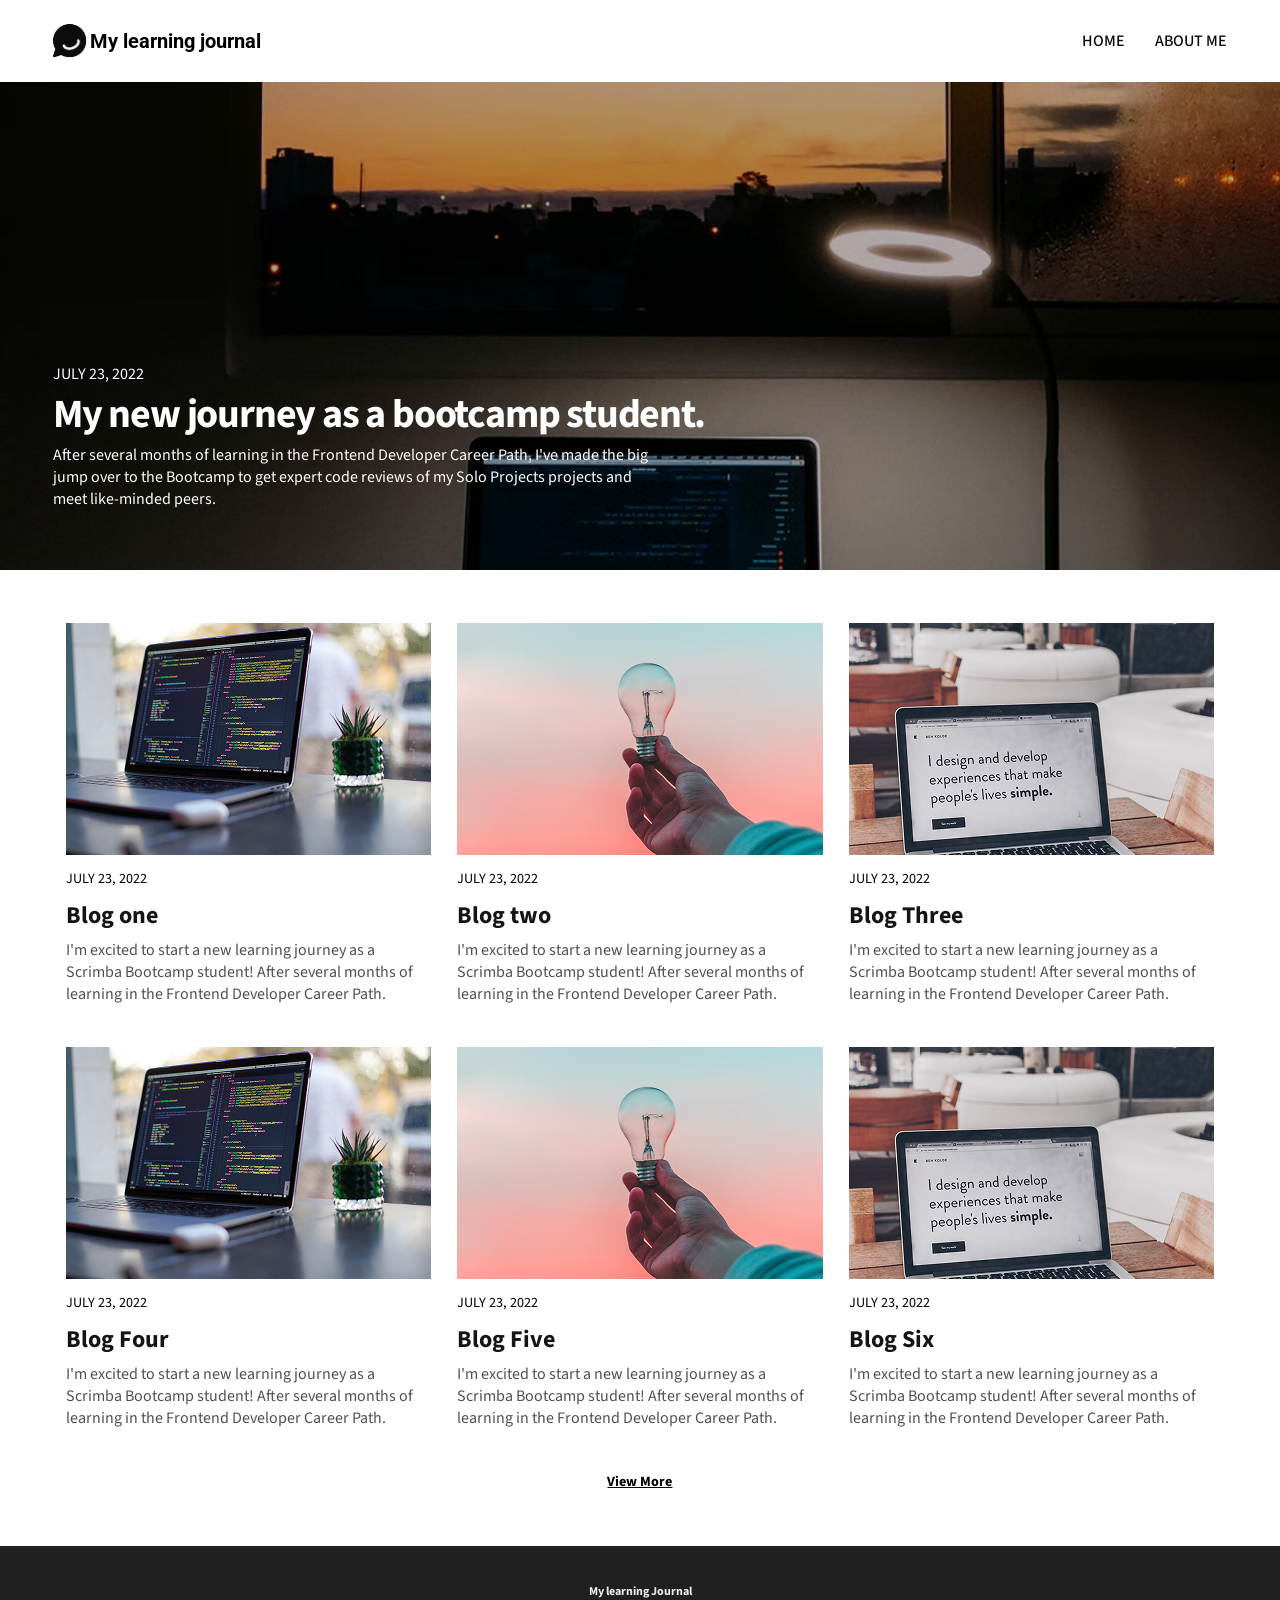
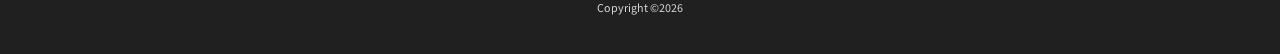
<file: index.html>
<html>
    <head>
        <title>My Learning Journal</title>
        <meta name="viewport" content="width=device-width, initial-scale=1.0">
        <link rel="preconnect" href="https://fonts.googleapis.com">
        <link rel="preconnect" href="https://fonts.gstatic.com" crossorigin>
        <link href="https://fonts.googleapis.com/css2?family=Roboto:ital,wght@0,100..900;1,100..900&family=Source+Sans+3:ital,wght@0,200..900;1,200..900&display=swap" rel="stylesheet">
        <link rel="stylesheet" href="css/style.css">
    </head>
    <body>
        <nav>
            <div class="nav-logo">
                <img 
                    src="images/logo.png" 
                    srcset="images/logo-desktop.png 34w, images/logo.png 24w"
                    sizes="(min-width: 1085px) 34px, (max-width: 1085px) 24px"
                    alt="Learning journal logo"/>
                <span>My learning journal</span>
            </div>
            <ul>
                <li>
                    <a href="#">Home</a>
                </li>
                <li>
                    <a href="about-me.html">About me</a>
                </li>
            </ul>
        </nav>
        <main>
            <section class="hero-section">
                <a href="article.html">
                    <div>
                        <time datetime="2022-07-23">July 23, 2022</time>
                        <h1>My new journey as a bootcamp student.</h1>
                        <p>After several months of learning in the Frontend Developer Career Path, I've made the big jump over to the Bootcamp to get expert code reviews of my Solo Projects projects and meet like-minded peers.</p>
                    </div>
                </a>
            </section>
            <section class="blogs-section">
                <div class="blog-post">
                    <img src="images/article-image-01.png"/>
                    <time>July 23, 2022</time>
                    <h2>Blog one</h2>
                    <p>
                       I'm excited to start a new learning journey as a Scrimba Bootcamp student! After several months of learning in the Frontend Developer Career Path. 
                    </p>
                </div>
                <div class="blog-post">
                    <img src="images/article-image-02.png"/>
                    <time>July 23, 2022</time>
                    <h2>Blog two</h2>
                    <p>
                       I'm excited to start a new learning journey as a Scrimba Bootcamp student! After several months of learning in the Frontend Developer Career Path. 
                    </p>
                </div>
                <div class="blog-post">
                    <img src="images/article-image-03.png"/>
                    <time>July 23, 2022</time>
                    <h2>Blog Three</h2>
                    <p>
                       I'm excited to start a new learning journey as a Scrimba Bootcamp student! After several months of learning in the Frontend Developer Career Path. 
                    </p>
                </div>
                <div class="blog-post">
                    <img src="images/article-image-01.png"/>
                    <time>July 23, 2022</time>
                    <h2>Blog Four</h2>
                    <p>
                       I'm excited to start a new learning journey as a Scrimba Bootcamp student! After several months of learning in the Frontend Developer Career Path. 
                    </p>
                </div>
                <div class="blog-post">
                    <img src="images/article-image-02.png"/>
                    <time>July 23, 2022</time>
                    <h2>Blog Five</h2>
                    <p>
                       I'm excited to start a new learning journey as a Scrimba Bootcamp student! After several months of learning in the Frontend Developer Career Path. 
                    </p>
                </div>
                <div class="blog-post">
                    <img src="images/article-image-03.png"/>
                    <time>July 23, 2022</time>
                    <h2>Blog Six</h2>
                    <p>
                       I'm excited to start a new learning journey as a Scrimba Bootcamp student! After several months of learning in the Frontend Developer Career Path. 
                    </p>
                </div>
                <button class="view-more-btn">View More</button>
            </section>
        </main>
        <footer>
            <p>My learning Journal</p>
            <small>Copyright ©2026</small>
        </footer>
    </body>
</html>
</file>
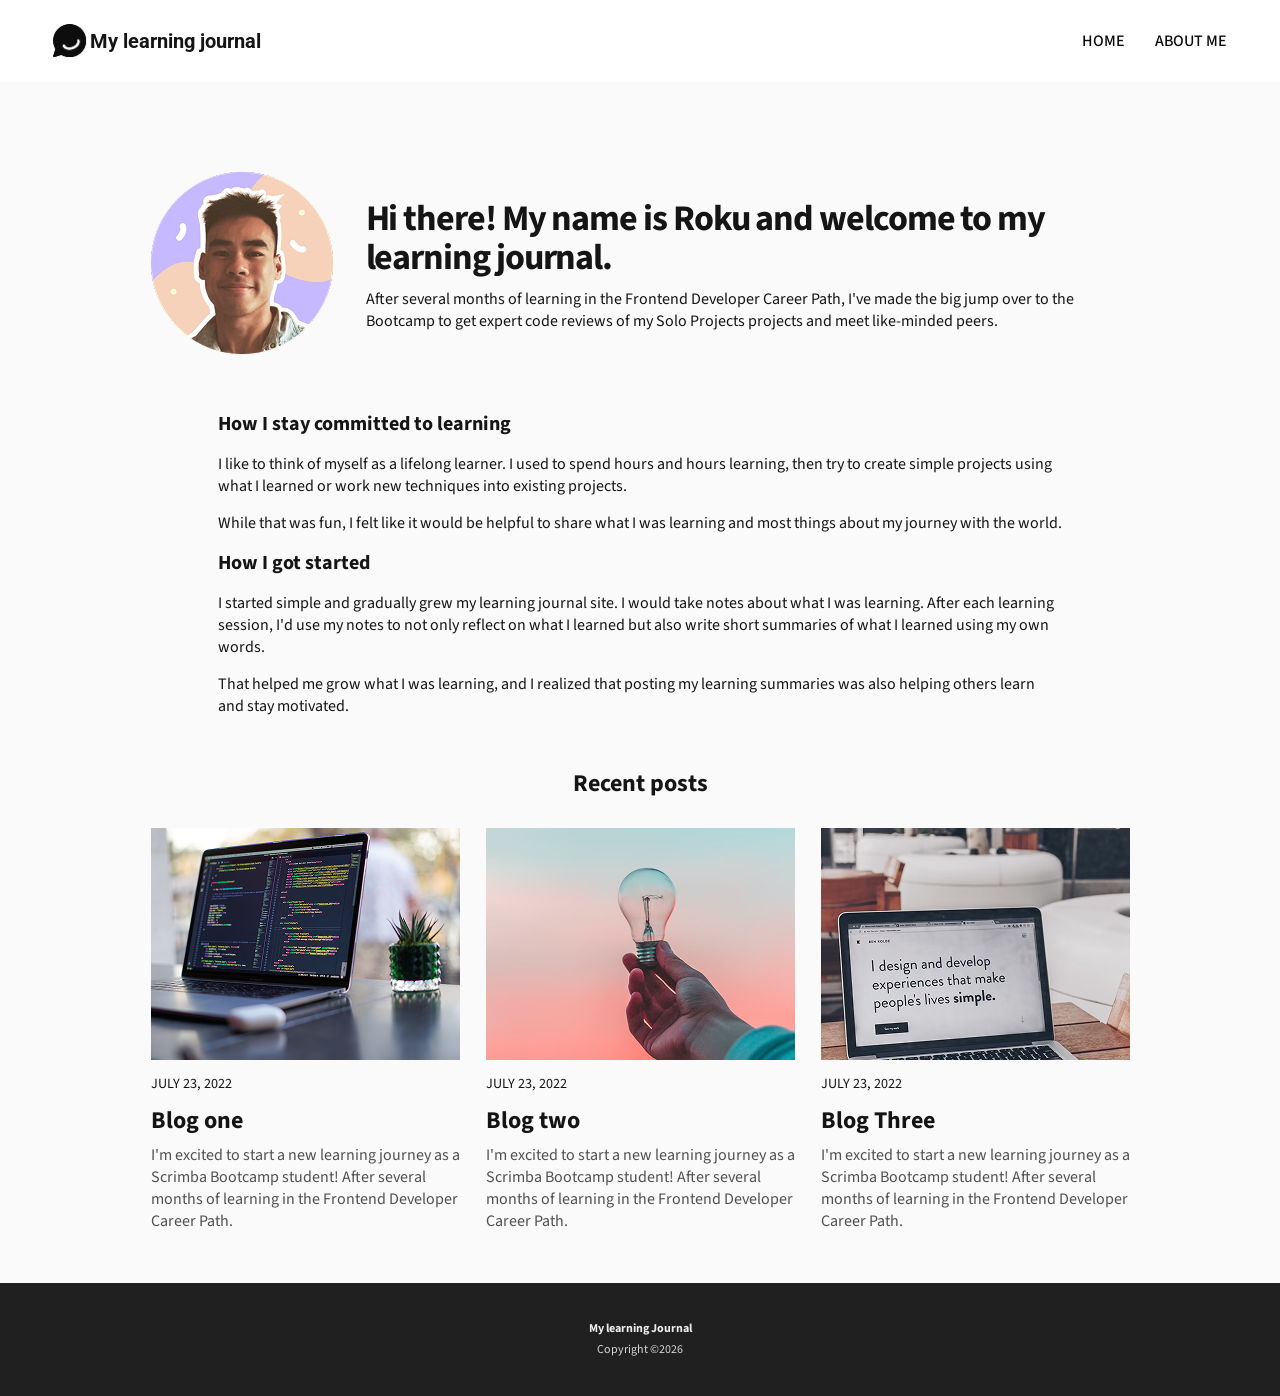
<file: about-me.html>
<!DOCTYPE html>
<html lang="en">
<head>
  <meta charset="UTF-8">
  <meta name="viewport" content="width=device-width, initial-scale=1.0">
  <link rel="preconnect" href="https://fonts.googleapis.com">
  <link rel="preconnect" href="https://fonts.gstatic.com" crossorigin>
  <link href="https://fonts.googleapis.com/css2?family=Roboto:ital,wght@0,100..900;1,100..900&family=Source+Sans+3:ital,wght@0,200..900;1,200..900&display=swap" rel="stylesheet">
  <link rel="stylesheet" href="css/style.css">
  <link rel="stylesheet" href="css/article.css">
  <link rel="stylesheet" href="css/about-me.css">
  <title>About me</title>
</head>
<body>
   <nav>
      <div class="nav-logo">
          <img 
              src="images/logo.png" 
              srcset="images/logo-desktop.png 34w, images/logo.png 24w"
              sizes="(min-width: 1085px) 34px, (max-width: 1085px) 24px"
              alt="Learning journal logo"/>
          <span>My learning journal</span>
      </div>
      <ul>
          <li>
              <a href="index.html">Home</a>
          </li>
          <li>
              <a href="#">About me</a>
          </li>
      </ul>
    </nav>
    <main>
      <section>
        <div class="about-me-introduction">
          <div>
            <img src="images/profile-pic.png" alt="Profile picture">
          </div>
          <div>
            <h1>Hi there! My name is Roku and welcome to my learning journal.</h1>
            <p>After several months of learning in the Frontend Developer Career Path, I've made the big jump over to the Bootcamp to get expert code reviews of my Solo Projects projects and meet like-minded peers.</p>
          </div>
        </div>

        <div class="about-me-story">
          <h2>How I stay committed to learning</h2>
          <p>I like to think of myself as a lifelong learner. I used to spend hours and hours learning, then try to create simple projects using what I learned or work new techniques into existing projects.</p>
          <p>While that was fun, I felt like it would be helpful to share what I was learning and most things about my journey with the world.</p>

          <h2>How I got started</h2>
          <p>I started simple and gradually grew my learning journal site. I would take notes about what I was learning. After each learning session, I'd use my notes to not only reflect on what I learned but also write short summaries of what I learned using my own words.</p>
          <p>That helped me grow what I was learning, and I realized that posting my learning summaries was also helping others learn and stay motivated.</p>
        </div>
      </section>
      <section class="blogs-section">
        <h2>Recent posts</h2>
        <div class="blog-post">
            <img src="images/article-image-01.png"/>
            <time>July 23, 2022</time>
            <h2>Blog one</h2>
            <p>
                I'm excited to start a new learning journey as a Scrimba Bootcamp student! After several months of learning in the Frontend Developer Career Path. 
            </p>
        </div>
        <div class="blog-post">
            <img src="images/article-image-02.png"/>
            <time>July 23, 2022</time>
            <h2>Blog two</h2>
            <p>
                I'm excited to start a new learning journey as a Scrimba Bootcamp student! After several months of learning in the Frontend Developer Career Path. 
            </p>
        </div>
        <div class="blog-post">
            <img src="images/article-image-03.png"/>
            <time>July 23, 2022</time>
            <h2>Blog Three</h2>
            <p>
                I'm excited to start a new learning journey as a Scrimba Bootcamp student! After several months of learning in the Frontend Developer Career Path. 
            </p>
        </div>
      </section>
    </main>
    <footer>
      <p>My learning Journal</p>
      <small>Copyright ©2026</small>
    </footer>
</body>
</html>
</file>
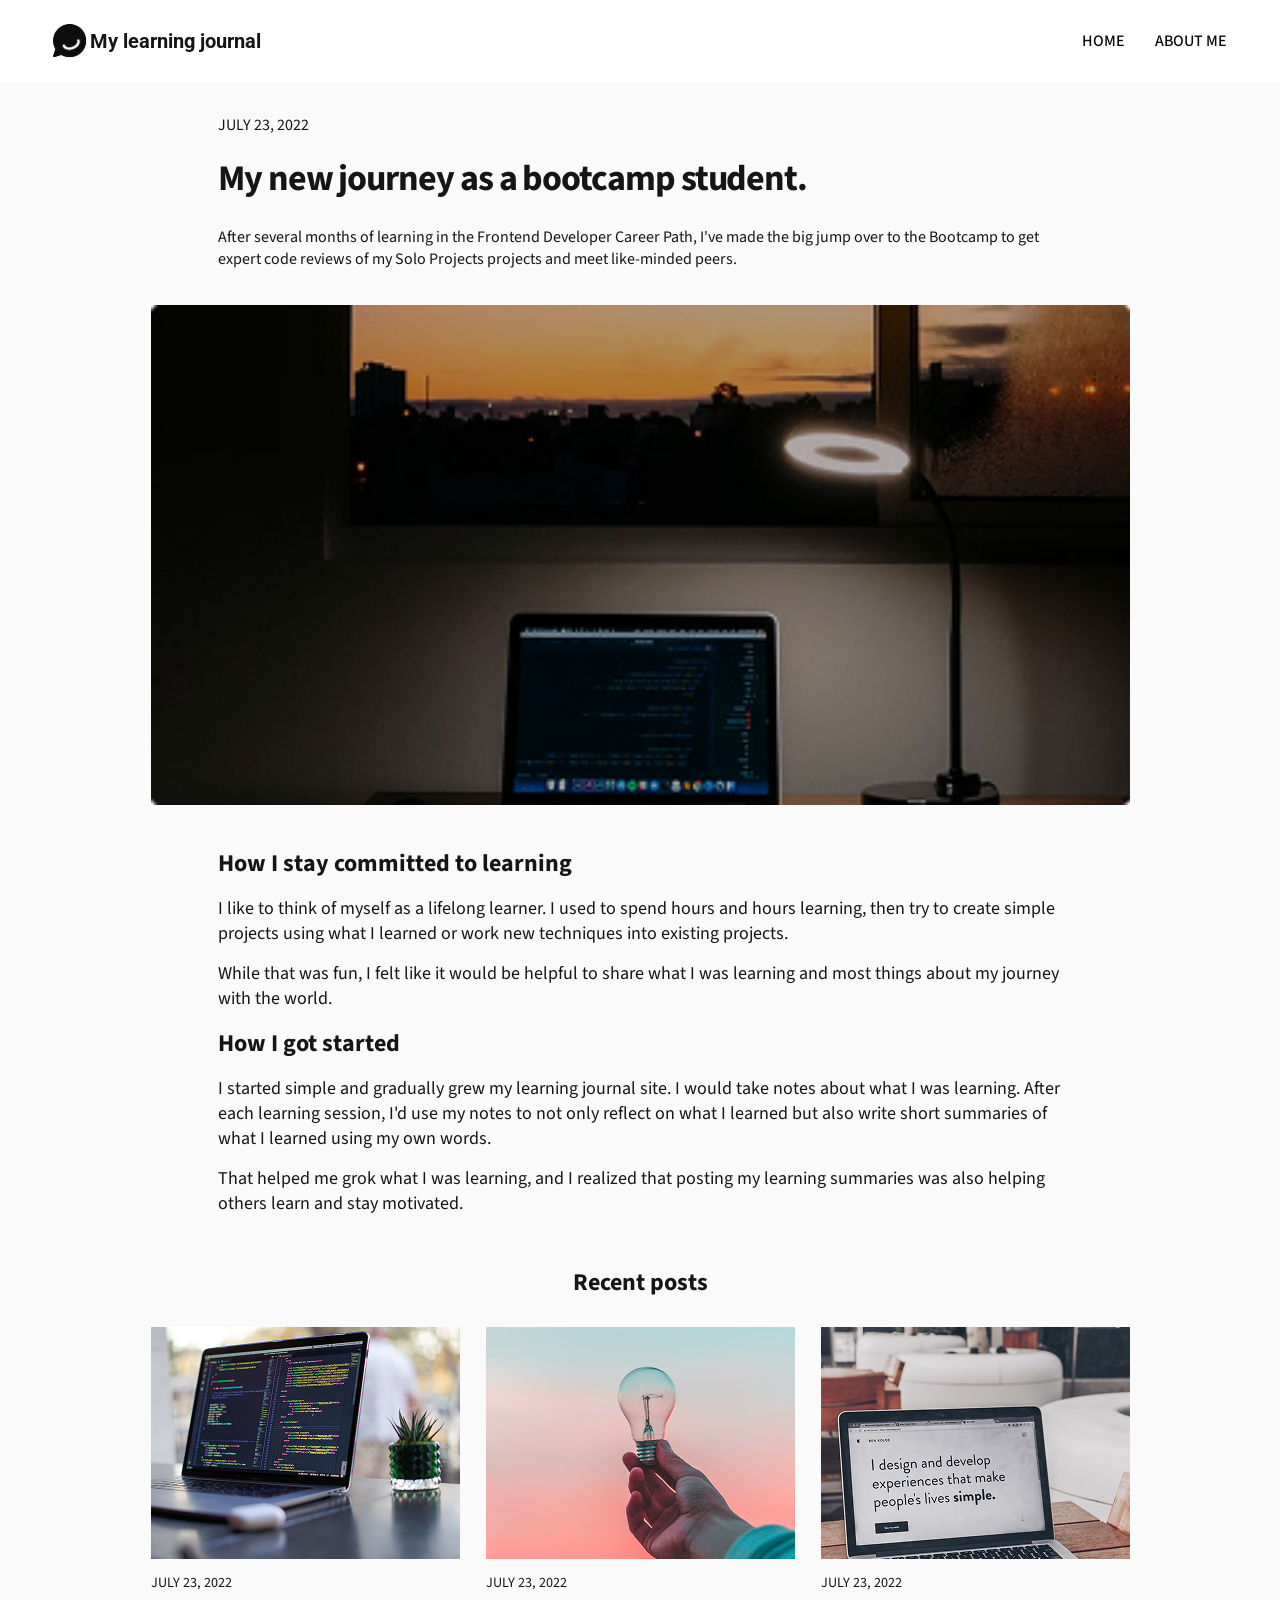
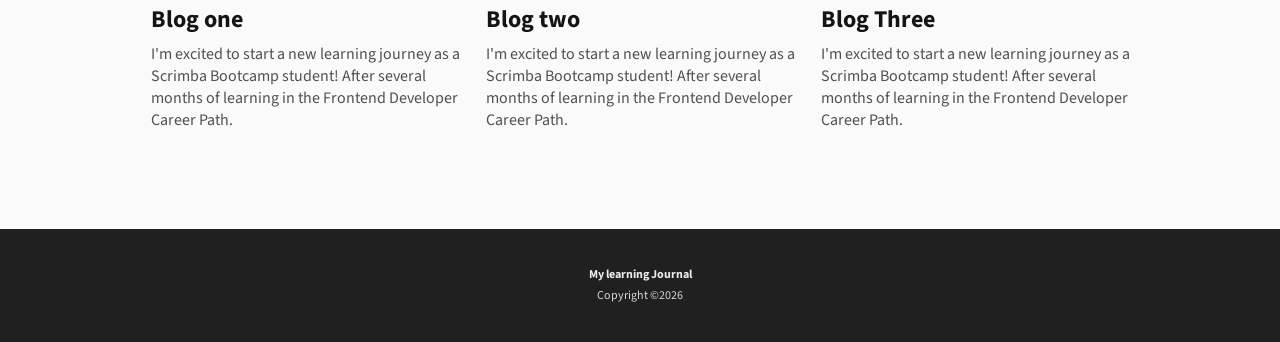
<file: article.html>
<!DOCTYPE html>
<html lang="en">
<head>
    <meta charset="UTF-8">
    <meta name="viewport" content="width=device-width, initial-scale=1.0">
    <link rel="preconnect" href="https://fonts.googleapis.com">
    <link rel="preconnect" href="https://fonts.gstatic.com" crossorigin>
    <link href="https://fonts.googleapis.com/css2?family=Roboto:ital,wght@0,100..900;1,100..900&family=Source+Sans+3:ital,wght@0,200..900;1,200..900&display=swap" rel="stylesheet">
    <link rel="stylesheet" href="css/style.css">
    <link rel="stylesheet" href="css/article.css">
    <title>Journey Article</title>
</head>
<body>
        <nav>
            <div class="nav-logo">
                <img 
                    src="images/logo.png" 
                    srcset="images/logo-desktop.png 34w, images/logo.png 24w"
                    sizes="(min-width: 1085px) 34px, (max-width: 1085px) 24px"
                    alt="Learning journal logo"/>
                <span>My learning journal</span>
            </div>
            <ul>
                <li>
                    <a href="index.html">Home</a>
                </li>
                <li>
                    <a href="about-me.html">About me</a>
                </li>
            </ul>
        </nav>
        <main>
            <article class="my-journey-article">
                <section class="header-article-section">
                    <time datetime="2022-07-23">July 23, 2022</time>
                    <h1>My new journey as a bootcamp student.</h1>
                    <p>After several months of learning in the Frontend Developer Career Path, I've made the big jump over to the Bootcamp to get expert code reviews of my Solo Projects projects and meet like-minded peers.</p>
                </section>
                <img src="images/article-image-mobile.png" alt="My new Journey article image">
                <section class="stay-committed">
                    <h2>How I stay committed to learning</h2>
                    <p>I like to think of myself as a lifelong learner. I used to spend hours and hours learning, then try to create simple projects using what I learned or work new techniques into existing projects.</p>
                    <p>While that was fun, I felt like it would be helpful to share what I was learning and most things about my journey with the world.</p>
                </section>
                <section class="got-started">
                    <h2>How I got started</h2>
                    <p>I started simple and gradually grew my learning journal site. I would take notes about what I was learning. After each learning session, I'd use my notes to not only reflect on what I learned but also write short summaries of what I learned using my own words.</p>
                    <p>That helped me grok what I was learning, and I realized that posting my learning summaries was also helping others learn and stay motivated.</p>
                </section>
            </article>
            <section class="blogs-section">
                <h2>Recent posts</h2>
                <div class="blog-post">
                    <img src="images/article-image-01.png"/>
                    <time>July 23, 2022</time>
                    <h2>Blog one</h2>
                    <p>
                       I'm excited to start a new learning journey as a Scrimba Bootcamp student! After several months of learning in the Frontend Developer Career Path. 
                    </p>
                </div>
                <div class="blog-post">
                    <img src="images/article-image-02.png"/>
                    <time>July 23, 2022</time>
                    <h2>Blog two</h2>
                    <p>
                       I'm excited to start a new learning journey as a Scrimba Bootcamp student! After several months of learning in the Frontend Developer Career Path. 
                    </p>
                </div>
                <div class="blog-post">
                    <img src="images/article-image-03.png"/>
                    <time>July 23, 2022</time>
                    <h2>Blog Three</h2>
                    <p>
                       I'm excited to start a new learning journey as a Scrimba Bootcamp student! After several months of learning in the Frontend Developer Career Path. 
                    </p>
                </div>
            </section>
        </main>
        <footer>
            <p>My learning Journal</p>
            <small>Copyright ©2026</small>
        </footer>
</body>
</html>
</file>
<file: css/style.css>
* {
    box-sizing: border-box;
}

html, 
body {
    margin: 0;
    padding: 0;
}

body {
    font-family: "Source Sans 3", sans-serif;
}

h1,
h2,
p {
    margin: 0;
}

a {
    color: #FFFFFF;
    text-decoration: none;
}

nav {
    display: flex;
    align-items: center;
    justify-content: space-between;
    flex-wrap: wrap;
    /* max-width: 370px; */
    /* margin: 0 auto; */
    padding: 0 20px;
}

nav > .nav-logo {
    display: flex;
    align-items: center;
    gap: 3px;
}

nav > .nav-logo span {
    font-family: "Roboto" , sans-serif;
    font-weight: bold;
    font-size: 0.85rem;
}

nav > ul {
    display: flex;
    gap: 30px;
    list-style: none;
}

nav > ul a {
    text-decoration: none;
    text-transform: uppercase;
    font-weight: 500;
    font-size: 0.75rem;
    color: #090909;
}

/** hero section **/

.hero-section {
    background-image: url('../images/article-image-hero-mobile.png');
    background-size: cover;
    background-repeat: no-repeat;
    color: #FFFFFF;
    padding: 25px 20px;
    display: flex;
    flex-direction: column;
    justify-content: end;
    height: 293px;
}

.hero-section div > h1 {
    margin: 8px 0;
    line-height: 1.082;
    letter-spacing: -0.03em;
}


.hero-section div > time {
    text-transform: uppercase;
    font-size: 0.75rem;
}

/** Blogs section **/

.blogs-section {
    padding: 34px 20px 43px;
}

.blogs-section > .blog-post {
    margin-bottom: 42px;
}

.blogs-section .blog-post:nth-child(n+4) {
    display: none;
}

.blogs-section > .blog-post:last-of-type {
    margin-bottom: 27px;
}

.blogs-section > .blog-post time {
    display: inline-block;
    margin: 14px 0 10px;
    font-size: 0.885rem;
    text-transform: uppercase;
}

.blogs-section > .blog-post h2 {
    color: #141414;
    margin-bottom: 10px;
    line-height: 1.082;
}

.blogs-section > .blog-post p {
    color: #505050;
    font-weight: 400;
}

.blogs-section > .blog-post img {
    display: block;
    width: 100%;
}

.blogs-section > .view-more-btn {
    display: block;
    margin: 0 auto;
    font-family: inherit;
    font-size: 1rem;
    font-weight: bold;
    text-decoration: underline;
    background-color: transparent;
    border: none;
    cursor: pointer;
}

footer {
    background-color: #202020;
    color: #ECECEC;
    text-align: center;
    padding: 37px 0;
}

footer > p {
    font-weight: bold;
    font-size: 0.75rem;
}

footer > small {
    color: #D7D7D7;
    font-size: 0.75rem;
}

@media (min-width: 768px) {
    .blogs-section {
        display: grid;
        grid-template-columns: repeat(2, 1fr);
        padding: 53px;
        column-gap: 26px;
    }

    .blogs-section > .view-more-btn {
        grid-column: span 2;
        font-size: 0.885rem;
    }

    .blogs-section > .blog-post:nth-child(3) {
        grid-column: span 2;
    }
}

@media (min-width: 1024px) {
    .hero-section {
        background-image: url('../images/blog-image-hero-desktop.png');
        height: 488px;
        padding: 60px 53px;
    }

    .hero-section div > h1 {
        font-size: 2.5rem;
    }

    .hero-section div > p {
        max-width: 614px;
    }

    .hero-section div > time {
        font-size: 1rem;
    }

    nav {
        padding: 24px 53px;
    }

    nav > .nav-logo span {
        font-size: 1.25rem;
    }

    nav > .nav-logo img {
        width: 34px;
    }

    nav > ul {
        margin: 0;
        padding: 0;
    }

    nav > ul a {
        font-size: 1rem;
    }

    .blogs-section {
        display: grid;
        grid-template-columns: repeat(3, 1fr);
        padding: 53px;
        column-gap: 26px;
        max-width: 1255px;
        margin: 0 auto;
    }

    .blogs-section .blog-post > img {
        height: 232px;
        object-fit: cover;
    }

    .blogs-section .blog-post > time {
        margin-bottom: 14px;
    }

    .blogs-section > .view-more-btn {
        grid-column: span 3;
        font-size: 0.885rem;
    }

    .blogs-section > .blog-post:nth-child(n+4) {
        display: block;
    }

    .blogs-section > .blog-post:nth-child(3) {
        grid-column: auto;
    }
}
</file>
<file: css/article.css>
body {
    background-color: #FAFAFA;
    color: #151515;
}

nav {
    margin-bottom: 32px;
    background-color: #FFFFFF;
}


main {
    padding: 0 20px;
}

h1 {
    line-height: 1.082;
    letter-spacing: -0.03em;
    margin: 16px 0 15px;
}

main .my-journey-article time {
    text-transform: uppercase;
    font-size: 0.75rem;
}

.my-journey-article img {
    width: 100%;
    margin: 35px 0;
}

.my-journey-article > section h2,
.my-journey-article > section p {
    font-size: 1rem;
    margin-bottom: 15px;
}

.blogs-section {
    padding: 34px 0px 56px;
}

.blogs-section > h2 {
    text-align: center;
    font-size: 1rem;
    margin-bottom: 27px;
}

.blogs-section > div.blog-post:nth-child(n+5) {
    display: none;
}

.blogs-section > div.blog-post:nth-child(4) {
    display: block;
}

@media (min-width: 768px) {
    .blogs-section h2 {
        grid-column: 1 / 3;
    }

    .blogs-section > .blog-post:nth-child(3) {
        grid-column: auto;
    }
}

@media (min-width: 1024px) {

    h1 {
        margin: 24px 0 27px;
        font-size: 2.25rem;
    }

    main .my-journey-article time {
        font-size: 1rem;
    }

    main {
        max-width: 979px;
        margin: 0 auto;
        padding: 0;
    }

    .header-article-section,
    section.stay-committed, 
    section.got-started {
        max-width: 844px;
        margin: 0 auto;
    }

    .my-journey-article .header-article-section > p {
        margin-bottom: 0px;
    }

    section.stay-committed p,
    section.got-started p {
        font-size: 1.125rem;
    }

    section.stay-committed h2,
    section.got-started h2 {
        font-size: 1.5rem;
    }

    .blogs-section h2 {
        grid-column: 1 / 4;
        font-size: 1.5rem;
    }
}
</file>
<file: css/about-me.css>
body {
  background-color: #FFFFFF;
}

h1 {
  font-size: 2.125rem;
  max-width: 315px;
  margin-top: 27px;
}

.about-me-introduction {
  margin-bottom: 50px;
}

.about-me-story {
  margin-bottom: 11px;
}

.about-me-story h2 {
  font-size: 1rem;
  margin-bottom: 15px;
}

.about-me-story p {
  font-size: 1rem;
  margin-bottom: 15px;
}

@media (min-width: 440px) {
  h1 {
    max-width: none;
  }
}

@media (min-width: 690px) {
  body {
    background-color: #FAFAFA;
  }

  h1 {
    max-width: none;
    margin-top: 0;
    margin-bottom: 10px;
    font-size: 2.25rem;
  }

  nav {
    margin-bottom: 90px;
  }

  .about-me-introduction {
    display: flex;
    align-items: center;
    gap: 33px;
  }

  .about-me-story {
    max-width: 844px;
    margin: 0 auto;
  }

  .about-me-story h2 {
    font-size: 1.25rem;
  }

  .blogs-section {
    padding-bottom: 51px;
  }

  
  .blogs-section > div.blog-post,
  .blogs-section > .blog-post:last-of-type {
    margin-bottom: 0px;
  }



}
</file>
